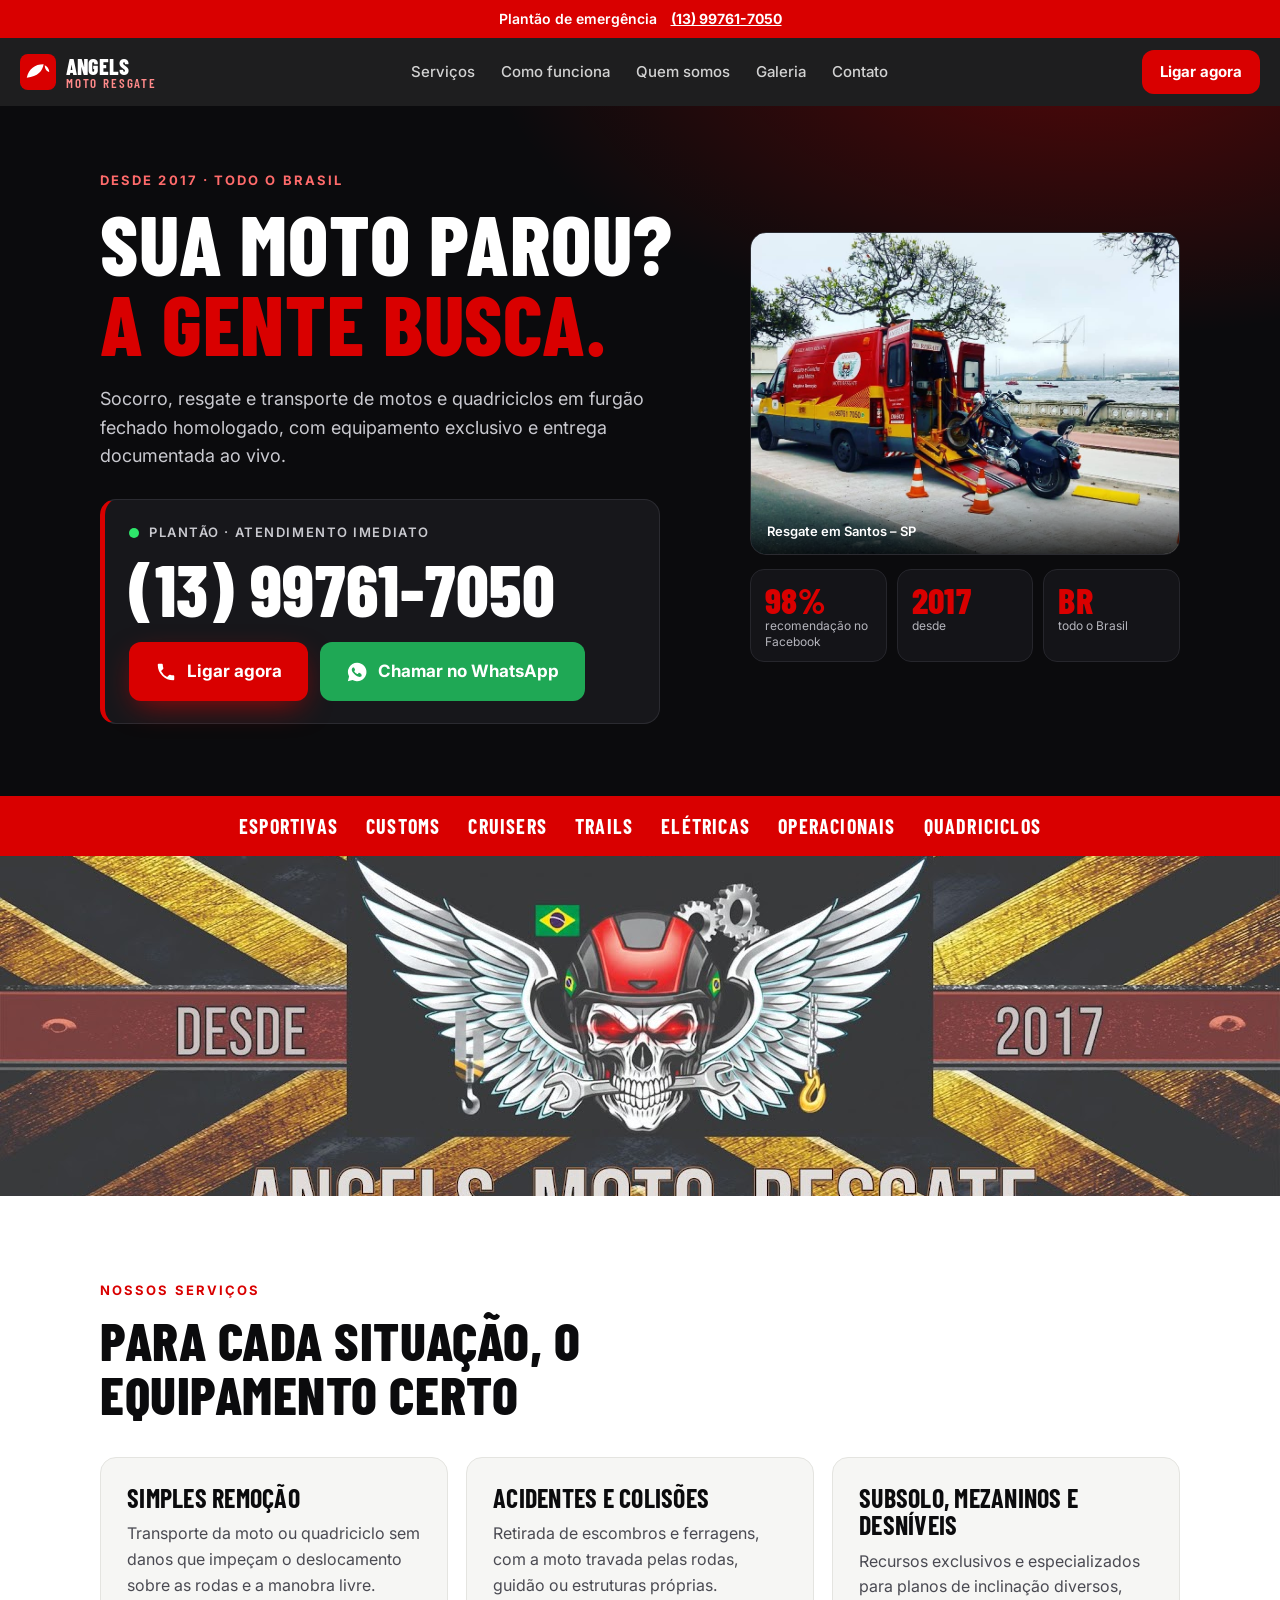
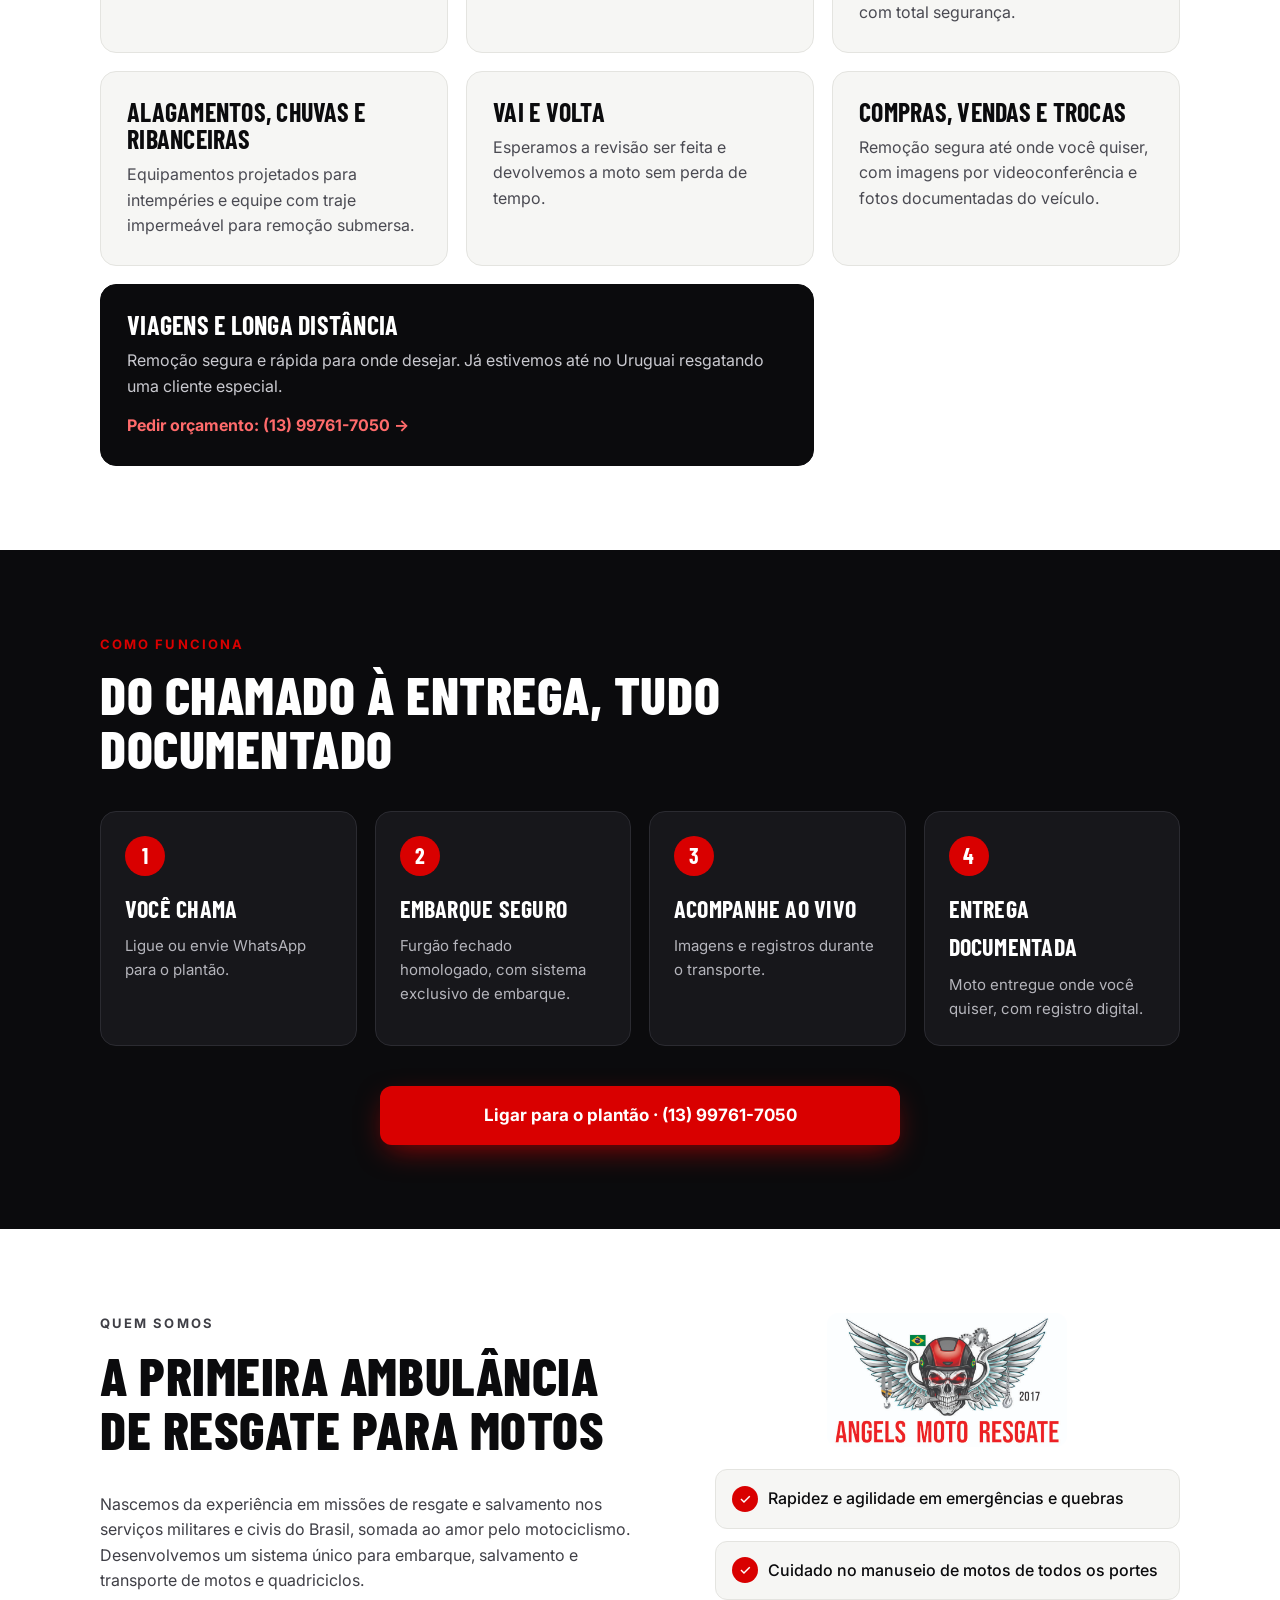
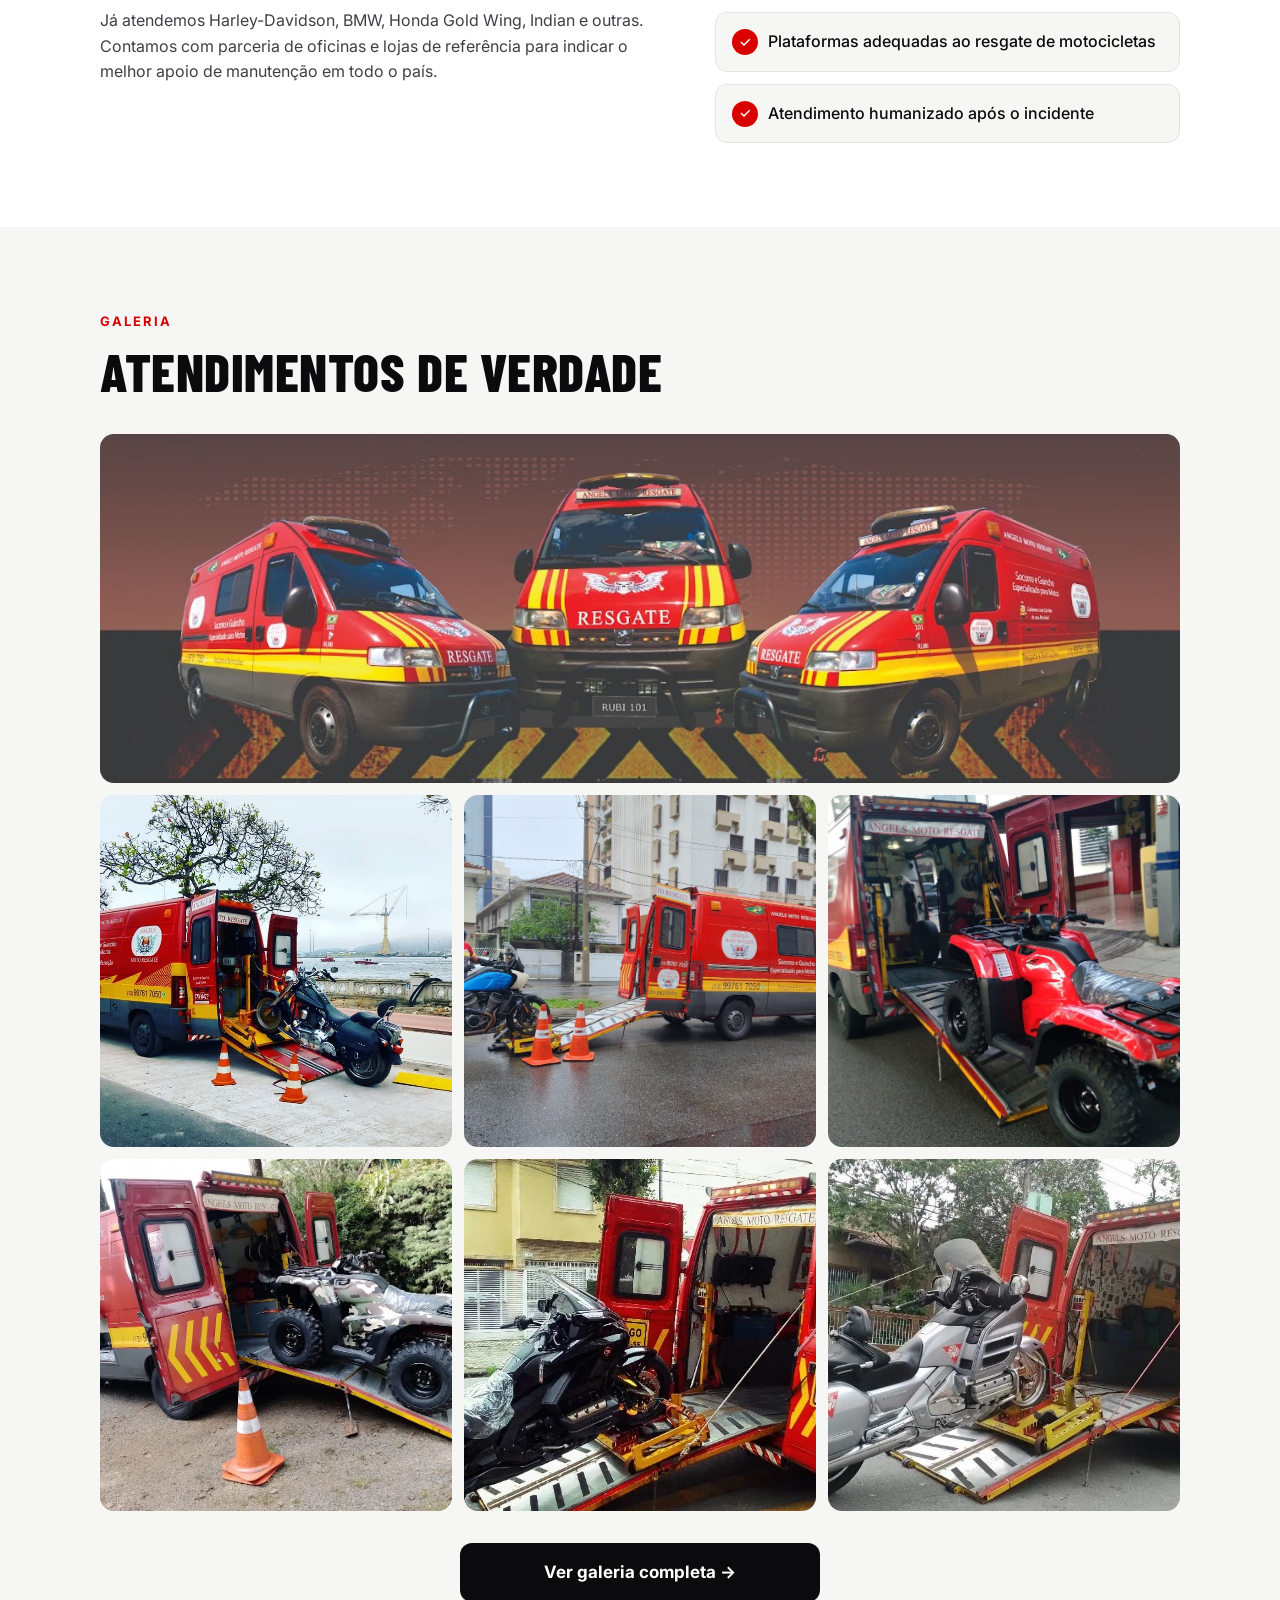
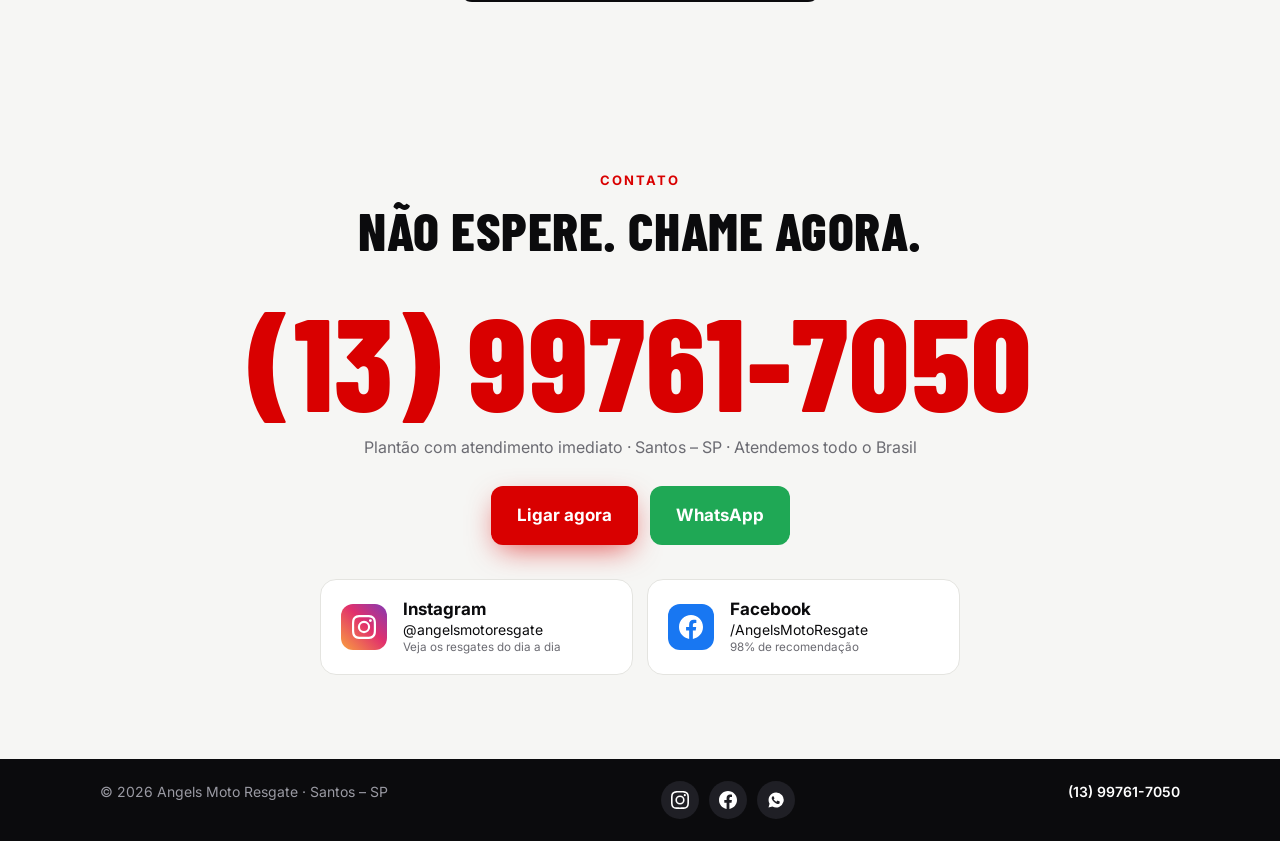
<file: index.html>
<!doctype html>
<html lang="pt-BR">
<head>
<meta charset="utf-8">
<meta name="robots" content="noindex,nofollow">
<meta name="viewport" content="width=device-width,initial-scale=1">
<title>Angels Moto Resgate | Socorro e Transporte de Motos</title>
<meta name="description" content="Socorro, resgate e transporte nacional de motos e quadriciclos em furgão fechado homologado. Plantão: (13) 99761-7050. Santos - SP, atendemos todo o Brasil desde 2017.">
<meta name="theme-color" content="#0b0b0d">
<link rel="icon" href="data:image/svg+xml,%3Csvg xmlns='http://www.w3.org/2000/svg' viewBox='0 0 64 64'%3E%3Crect width='64' height='64' rx='14' fill='%23d90000'/%3E%3Cpath d='M20 40c4-14 12-20 24-20-2 10-8 18-24 20z' fill='%23fff'/%3E%3C/svg%3E">
<link rel="preconnect" href="https://fonts.googleapis.com">
<link rel="preconnect" href="https://fonts.gstatic.com" crossorigin>
<link href="https://fonts.googleapis.com/css2?family=Barlow+Condensed:wght@600;700;800&family=Inter:wght@400;500;600&display=swap" rel="stylesheet">
<link rel="stylesheet" href="styles.css">
<script type="application/ld+json">
{"@context":"https://schema.org","@type":"AutomotiveBusiness","name":"Angels Moto Resgate","telephone":"+5513997617050","address":{"@type":"PostalAddress","addressLocality":"Santos","addressRegion":"SP","addressCountry":"BR"},"areaServed":"BR","foundingDate":"2017","description":"Socorro, resgate e transporte de motos e quadriciclos."}
</script>
</head>
<body>

<div class="topbar">
  <span>Plantão de emergência</span>
  <a href="tel:+5513997617050">(13) 99761-7050</a>
</div>

<header class="nav">
  <a class="brand" href="#topo" aria-label="Angels Moto Resgate">
    <svg viewBox="0 0 64 64" width="36" height="36" aria-hidden="true"><rect width="64" height="64" rx="14" fill="#d90000"/><path d="M12 42c4-16 14-24 30-24-2 12-10 22-30 24zM44 20c4 2 8 6 8 12-4-1-8-5-8-12z" fill="#fff"/></svg>
    <span>Angels<b>Moto Resgate</b></span>
  </a>
  <nav>
    <a href="#servicos">Serviços</a>
    <a href="#como">Como funciona</a>
    <a href="#sobre">Quem somos</a>
    <a href="galeria.html">Galeria</a>
    <a href="#contato">Contato</a>
  </nav>
  <a class="btn btn-sm" href="tel:+5513997617050">Ligar agora</a>
</header>

<main id="topo">
  <section class="hero">
    <div class="wrap hero-grid">
      <div>
        <p class="eyebrow">Desde 2017 · Todo o Brasil</p>
        <h1>Sua moto parou?<br><em>A gente busca.</em></h1>
        <p class="lead">Socorro, resgate e transporte de motos e quadriciclos em furgão fechado homologado, com equipamento exclusivo e entrega documentada ao vivo.</p>

        <div class="phone-card">
          <span class="phone-label"><i class="pulse"></i> Plantão · atendimento imediato</span>
          <a class="phone-big" href="tel:+5513997617050">(13) 99761-7050</a>
          <div class="cta-row">
            <a class="btn btn-call" href="tel:+5513997617050">
              <svg viewBox="0 0 24 24" aria-hidden="true"><path d="M6.6 10.8a15 15 0 0 0 6.6 6.6l2.2-2.2a1 1 0 0 1 1-.25 11 11 0 0 0 3.6.6 1 1 0 0 1 1 1V20a1 1 0 0 1-1 1A17 17 0 0 1 3 4a1 1 0 0 1 1-1h3.5a1 1 0 0 1 1 1c0 1.25.2 2.45.6 3.6a1 1 0 0 1-.25 1z"/></svg>
              Ligar agora
            </a>
            <a class="btn btn-wa" href="https://wa.me/5513997617050?text=Ol%C3%A1!%20Preciso%20de%20socorro%20para%20minha%20moto." target="_blank" rel="noopener">
              <svg viewBox="0 0 24 24" aria-hidden="true"><path d="M12 2a10 10 0 0 0-8.6 15L2 22l5.2-1.4A10 10 0 1 0 12 2zm5.2 14.1c-.2.6-1.300 1.200-1.800 1.200-.5.100-1 .2-3.300-.7-2.800-1.100-4.500-4-4.700-4.200-.1-.2-1.100-1.500-1.100-2.800s.7-2 .9-2.300a1 1 0 0 1 .7-.3h.5c.2 0 .4 0 .6.500l.8 1.900c.1.2.1.400 0 .5l-.4.600-.3.300c-.1.200-.3.300-.1.600a7.500 7.500 0 0 0 3.300 2.800c.3.100.5.100.600-.1l.9-1.100c.2-.3.400-.2.600-.1l1.900.9c.3.100.5.200.5.300.1.200.1.700-.1 1.200z"/></svg>
              Chamar no WhatsApp
            </a>
          </div>
        </div>
      </div>

      <aside aria-label="Destaques">
        <figure class="hero-photo">
          <img src="assets/harley-santos.jpg" alt="Furgão de resgate da Angels com a moto embarcada na orla de Santos" fetchpriority="high">
          <figcaption>Resgate em Santos – SP</figcaption>
        </figure>
        <div class="stats">
          <div><strong>98%</strong><span>recomendação no Facebook</span></div>
          <div><strong>2017</strong><span>desde</span></div>
          <div><strong>BR</strong><span>todo o Brasil</span></div>
        </div>
      </aside>
    </div>
  </section>

  <section class="strip">
    <div class="wrap">
      <span>Esportivas</span><span>Customs</span><span>Cruisers</span><span>Trails</span><span>Elétricas</span><span>Operacionais</span><span>Quadriciclos</span>
    </div>
  </section>

  <section class="fleet">
    <img src="assets/frota.jpg" alt="Frota de furgões de resgate Angels Moto Resgate" loading="lazy">
  </section>

  <section id="servicos" class="section">
    <div class="wrap">
      <p class="eyebrow">Nossos serviços</p>
      <h2>Para cada situação, o equipamento certo</h2>
      <div class="cards">
        <article><h3>Simples remoção</h3><p>Transporte da moto ou quadriciclo sem danos que impeçam o deslocamento sobre as rodas e a manobra livre.</p></article>
        <article><h3>Acidentes e colisões</h3><p>Retirada de escombros e ferragens, com a moto travada pelas rodas, guidão ou estruturas próprias.</p></article>
        <article><h3>Subsolo, mezaninos e desníveis</h3><p>Recursos exclusivos e especializados para planos de inclinação diversos, com total segurança.</p></article>
        <article><h3>Alagamentos, chuvas e ribanceiras</h3><p>Equipamentos projetados para intempéries e equipe com traje impermeável para remoção submersa.</p></article>
        <article><h3>Vai e volta</h3><p>Esperamos a revisão ser feita e devolvemos a moto sem perda de tempo.</p></article>
        <article><h3>Compras, vendas e trocas</h3><p>Remoção segura até onde você quiser, com imagens por videoconferência e fotos documentadas do veículo.</p></article>
        <article class="wide"><h3>Viagens e longa distância</h3><p>Remoção segura e rápida para onde desejar. Já estivemos até no Uruguai resgatando uma cliente especial.</p>
          <a class="link" href="tel:+5513997617050">Pedir orçamento: (13) 99761-7050 →</a></article>
      </div>
    </div>
  </section>

  <section id="como" class="section dark">
    <div class="wrap">
      <p class="eyebrow">Como funciona</p>
      <h2>Do chamado à entrega, tudo documentado</h2>
      <ol class="steps">
        <li><b>1</b><h3>Você chama</h3><p>Ligue ou envie WhatsApp para o plantão.</p></li>
        <li><b>2</b><h3>Embarque seguro</h3><p>Furgão fechado homologado, com sistema exclusivo de embarque.</p></li>
        <li><b>3</b><h3>Acompanhe ao vivo</h3><p>Imagens e registros durante o transporte.</p></li>
        <li><b>4</b><h3>Entrega documentada</h3><p>Moto entregue onde você quiser, com registro digital.</p></li>
      </ol>
      <a class="btn btn-call center" href="tel:+5513997617050">Ligar para o plantão · (13) 99761-7050</a>
    </div>
  </section>

  <section id="sobre" class="section">
    <div class="wrap two">
      <div>
        <p class="eyebrow">Quem somos</p>
        <h2>A primeira ambulância de resgate para motos</h2>
        <p>Nascemos da experiência em missões de resgate e salvamento nos serviços militares e civis do Brasil, somada ao amor pelo motociclismo. Desenvolvemos um sistema único para embarque, salvamento e transporte de motos e quadriciclos.</p>
        <p>Já atendemos Harley-Davidson, BMW, Honda Gold Wing, Indian e outras. Contamos com parceria de oficinas e lojas de referência para indicar o melhor apoio de manutenção em todo o país.</p>
      </div>
      <div>
        <img class="logo" src="assets/logo.jpg" alt="Logotipo Angels Moto Resgate, desde 2017" loading="lazy">
        <ul class="checks">
          <li>Rapidez e agilidade em emergências e quebras</li>
          <li>Cuidado no manuseio de motos de todos os portes</li>
          <li>Plataformas adequadas ao resgate de motocicletas</li>
          <li>Atendimento humanizado após o incidente</li>
        </ul>
      </div>
    </div>
  </section>

  <section id="galeria" class="section gallery">
    <div class="wrap">
      <p class="eyebrow">Galeria</p>
      <h2>Atendimentos de verdade</h2>
      <div class="grid" data-gallery data-limit="7"><p class="muted">Carregando fotos…</p></div>
      <a class="btn more" href="galeria.html">Ver galeria completa →</a>
    </div>
  </section>

  <section id="contato" class="section contact">
    <div class="wrap">
      <p class="eyebrow">Contato</p>
      <h2>Não espere. Chame agora.</h2>
      <a class="phone-xl" href="tel:+5513997617050">(13) 99761-7050</a>
      <p class="muted">Plantão com atendimento imediato · Santos – SP · Atendemos todo o Brasil</p>
      <div class="cta-row center">
        <a class="btn btn-call" href="tel:+5513997617050">Ligar agora</a>
        <a class="btn btn-wa" href="https://wa.me/5513997617050?text=Ol%C3%A1!%20Preciso%20de%20socorro%20para%20minha%20moto." target="_blank" rel="noopener">WhatsApp</a>
      </div>
      <div class="social-cards">
        <a href="https://www.instagram.com/angelsmotoresgate/" target="_blank" rel="noopener">
          <svg class="ico ig" aria-hidden="true"><use href="#i-ig"/></svg>
          <span><b>Instagram</b>@angelsmotoresgate<small>Veja os resgates do dia a dia</small></span>
        </a>
        <a href="https://www.facebook.com/AngelsMotoResgate" target="_blank" rel="noopener">
          <svg class="ico fb" aria-hidden="true"><use href="#i-fb"/></svg>
          <span><b>Facebook</b>/AngelsMotoResgate<small>98% de recomendação</small></span>
        </a>
      </div>
    </div>
  </section>
</main>

<footer>
  <div class="wrap">
    <span>© <span id="ano">2026</span> Angels Moto Resgate · Santos – SP</span>
    <span class="foot-social">
      <a href="https://www.instagram.com/angelsmotoresgate/" target="_blank" rel="noopener" aria-label="Instagram"><svg class="ico" aria-hidden="true"><use href="#i-ig"/></svg></a>
      <a href="https://www.facebook.com/AngelsMotoResgate" target="_blank" rel="noopener" aria-label="Facebook"><svg class="ico" aria-hidden="true"><use href="#i-fb"/></svg></a>
      <a href="https://wa.me/5513997617050" target="_blank" rel="noopener" aria-label="WhatsApp"><svg class="ico" aria-hidden="true"><use href="#i-wa"/></svg></a>
    </span>
    <a href="tel:+5513997617050">(13) 99761-7050</a>
  </div>
</footer>
<svg width="0" height="0" style="position:absolute" aria-hidden="true"><defs>
  <symbol id="i-fb" viewBox="0 0 24 24"><path d="M24 12.073c0-6.627-5.373-12-12-12s-12 5.373-12 12c0 5.99 4.388 10.954 10.125 11.854v-8.385H7.078v-3.47h3.047V9.43c0-3.007 1.792-4.669 4.533-4.669 1.312 0 2.686.235 2.686.235v2.953H15.83c-1.491 0-1.956.925-1.956 1.874v2.25h3.328l-.532 3.47h-2.796v8.385C19.612 23.027 24 18.062 24 12.073z"/></symbol>
  <symbol id="i-ig" viewBox="0 0 24 24"><path d="M12 2.163c3.204 0 3.584.012 4.85.07 3.252.148 4.771 1.691 4.919 4.919.058 1.265.069 1.645.069 4.849 0 3.205-.012 3.584-.069 4.849-.149 3.225-1.664 4.771-4.919 4.919-1.266.058-1.644.07-4.85.07-3.204 0-3.584-.012-4.849-.07-3.26-.149-4.771-1.699-4.919-4.92-.058-1.265-.07-1.644-.07-4.849 0-3.204.013-3.583.07-4.849.149-3.227 1.664-4.771 4.919-4.919 1.266-.057 1.645-.069 4.849-.069zM12 0C8.741 0 8.333.014 7.053.072 2.695.272.273 2.69.073 7.052.014 8.333 0 8.741 0 12c0 3.259.014 3.668.072 4.948.2 4.358 2.618 6.78 6.98 6.98C8.333 23.986 8.741 24 12 24c3.259 0 3.668-.014 4.948-.072 4.354-.2 6.782-2.618 6.979-6.98.059-1.28.073-1.689.073-4.948 0-3.259-.014-3.667-.072-4.947-.196-4.354-2.617-6.78-6.979-6.98C15.668.014 15.259 0 12 0zm0 5.838a6.162 6.162 0 100 12.324 6.162 6.162 0 000-12.324zM12 16a4 4 0 110-8 4 4 0 010 8zm6.406-11.845a1.44 1.44 0 100 2.881 1.44 1.44 0 000-2.881z"/></symbol>
  <symbol id="i-wa" viewBox="0 0 24 24"><path d="M12 2a10 10 0 0 0-8.6 15L2 22l5.2-1.4A10 10 0 1 0 12 2zm5.2 14.1c-.2.6-1.3 1.2-1.8 1.2-.5.1-1 .2-3.3-.7-2.8-1.1-4.5-4-4.7-4.2-.1-.2-1.1-1.5-1.1-2.8s.7-2 .9-2.3a1 1 0 0 1 .7-.3h.5c.2 0 .4 0 .6.5l.8 1.9c.1.2.1.4 0 .5l-.4.6-.3.3c-.1.2-.3.3-.1.6a7.500 7.500 0 0 0 3.300 2.800c.3.1.5.1.6-.1l.9-1.100c.2-.3.4-.2.6-.1l1.900.9c.3.1.5.2.5.3.1.2.1.7-.1 1.200z"/></symbol>
</defs></svg>

<div class="callbar">
  <a class="btn btn-call" href="tel:+5513997617050">Ligar (13) 99761-7050</a>
  <a class="btn btn-wa" href="https://wa.me/5513997617050?text=Ol%C3%A1!%20Preciso%20de%20socorro%20para%20minha%20moto." target="_blank" rel="noopener" aria-label="WhatsApp">WhatsApp</a>
</div>

<div class="lightbox" id="lb" hidden>
  <button class="lb-x" aria-label="Fechar">×</button>
  <button class="lb-nav lb-prev" aria-label="Anterior">‹</button>
  <img alt="">
  <button class="lb-nav lb-next" aria-label="Próxima">›</button>
</div>
<script src="script.js"></script>
</body>
</html>
</file>
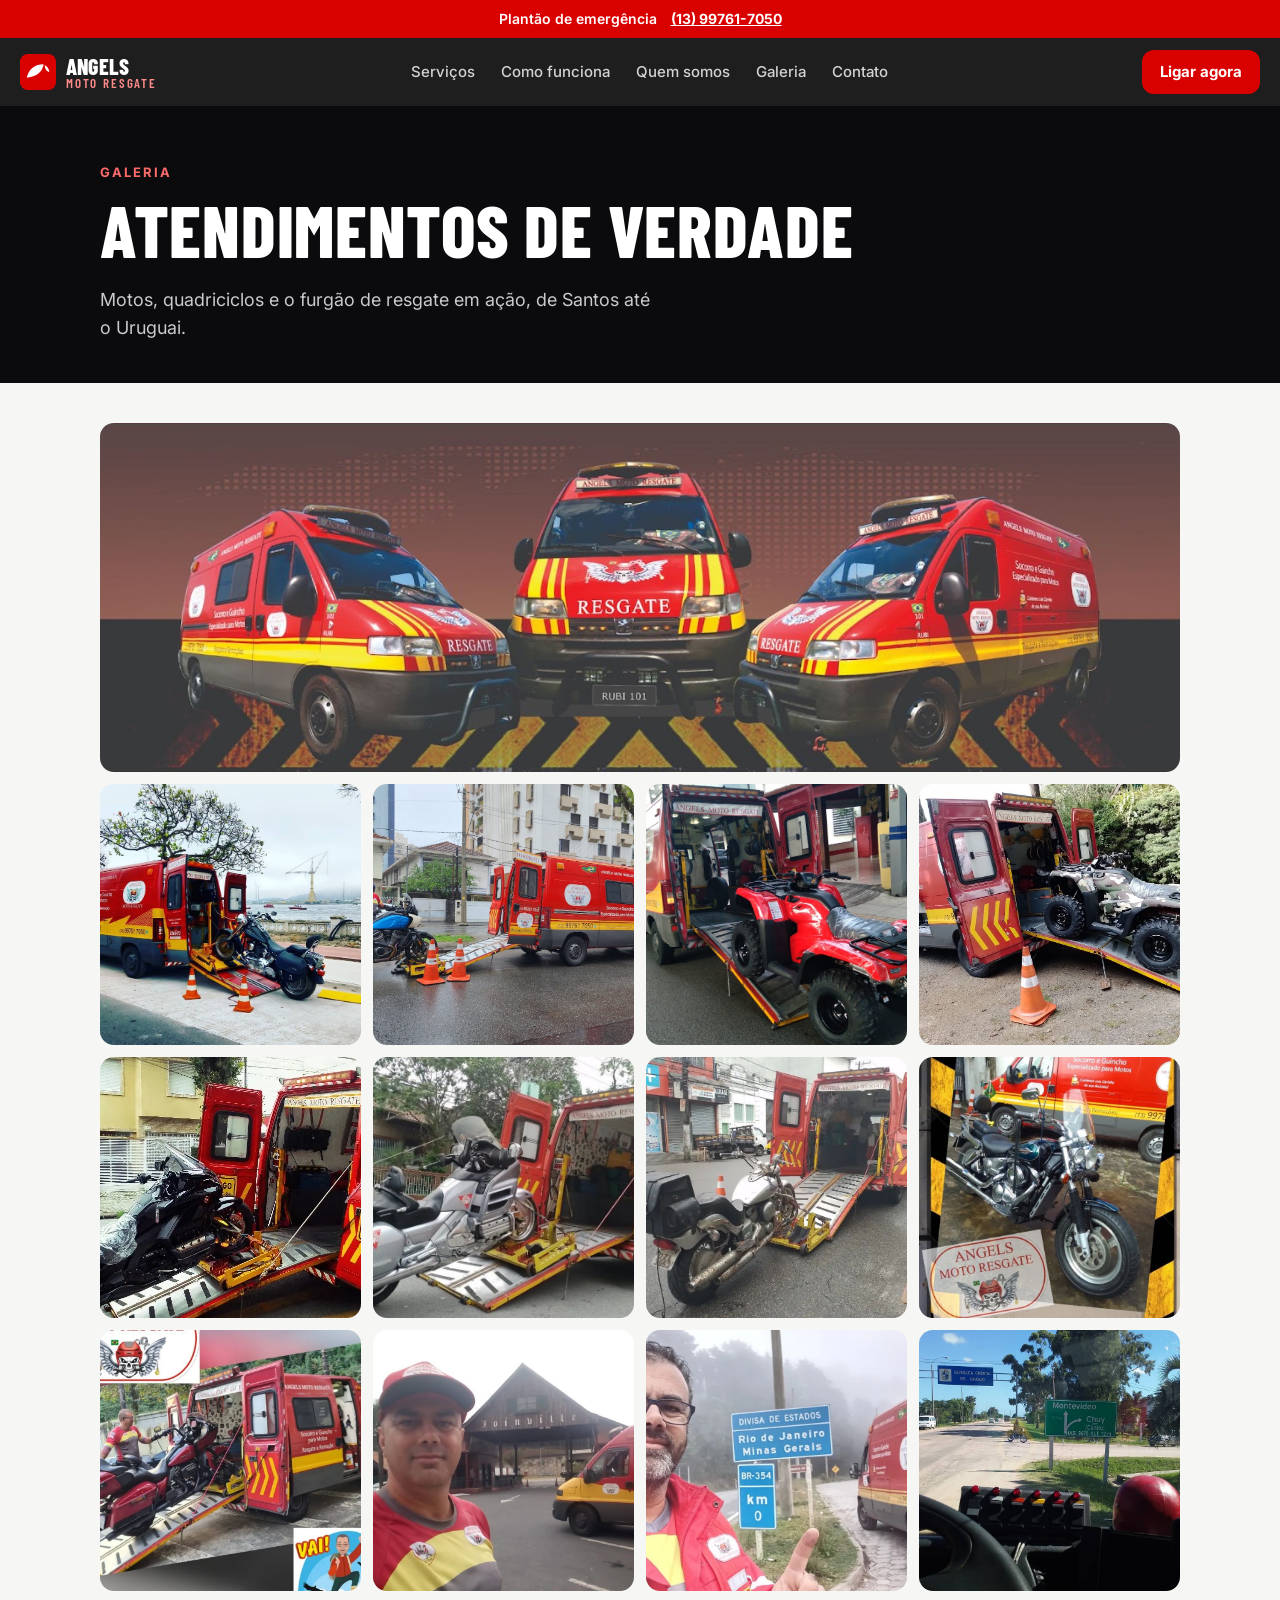
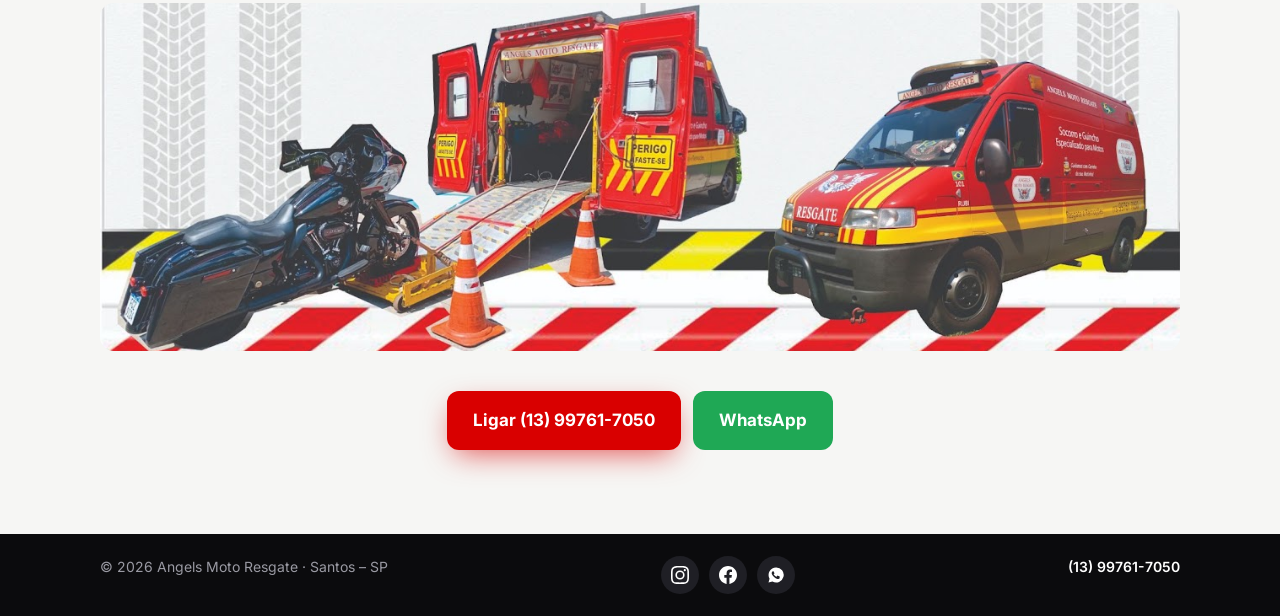
<file: galeria.html>
<!doctype html>
<html lang="pt-BR">
<head>
<meta charset="utf-8">
<meta name="robots" content="noindex,nofollow">
<meta name="viewport" content="width=device-width,initial-scale=1">
<title>Galeria | Angels Moto Resgate</title>
<meta name="description" content="Galeria de atendimentos da Angels Moto Resgate: motos, quadriciclos e o furgão de resgate em ação. Plantão (13) 99761-7050.">
<meta name="theme-color" content="#0b0b0d">
<link rel="icon" href="data:image/svg+xml,%3Csvg xmlns='http://www.w3.org/2000/svg' viewBox='0 0 64 64'%3E%3Crect width='64' height='64' rx='14' fill='%23d90000'/%3E%3Cpath d='M20 40c4-14 12-20 24-20-2 10-8 18-24 20z' fill='%23fff'/%3E%3C/svg%3E">
<link rel="preconnect" href="https://fonts.googleapis.com">
<link rel="preconnect" href="https://fonts.gstatic.com" crossorigin>
<link href="https://fonts.googleapis.com/css2?family=Barlow+Condensed:wght@600;700;800&family=Inter:wght@400;500;600&display=swap" rel="stylesheet">
<link rel="stylesheet" href="styles.css">
</head>
<body>
<div class="topbar"><span>Plantão de emergência</span><a href="tel:+5513997617050">(13) 99761-7050</a></div>
<header class="nav">
  <a class="brand" href="index.html" aria-label="Angels Moto Resgate">
    <svg viewBox="0 0 64 64" width="36" height="36" aria-hidden="true"><rect width="64" height="64" rx="14" fill="#d90000"/><path d="M12 42c4-16 14-24 30-24-2 12-10 22-30 24zM44 20c4 2 8 6 8 12-4-1-8-5-8-12z" fill="#fff"/></svg>
    <span>Angels<b>Moto Resgate</b></span>
  </a>
  <nav>
    <a href="index.html#servicos">Serviços</a>
    <a href="index.html#como">Como funciona</a>
    <a href="index.html#sobre">Quem somos</a>
    <a href="galeria.html">Galeria</a>
    <a href="index.html#contato">Contato</a>
  </nav>
  <a class="btn btn-sm" href="tel:+5513997617050">Ligar agora</a>
</header>

<main>
  <section class="page-head">
    <div class="wrap">
      <p class="eyebrow">Galeria</p>
      <h1>Atendimentos de verdade</h1>
      <p class="lead">Motos, quadriciclos e o furgão de resgate em ação, de Santos até o Uruguai.</p>
    </div>
  </section>

  <section class="section gallery full">
    <div class="wrap">
      <div class="grid g-all" id="galeria" data-gallery><p class="muted">Carregando fotos…</p></div>
      <div class="cta-row center gal-cta">
        <a class="btn btn-call" href="tel:+5513997617050">Ligar (13) 99761-7050</a>
        <a class="btn btn-wa" href="https://wa.me/5513997617050?text=Ol%C3%A1!%20Preciso%20de%20socorro%20para%20minha%20moto." target="_blank" rel="noopener">WhatsApp</a>
      </div>
    </div>
  </section>
</main>

<footer>
  <div class="wrap">
    <span>© <span id="ano">2026</span> Angels Moto Resgate · Santos – SP</span>
    <span class="foot-social">
      <a href="https://www.instagram.com/angelsmotoresgate/" target="_blank" rel="noopener" aria-label="Instagram"><svg class="ico" aria-hidden="true"><use href="#i-ig"/></svg></a>
      <a href="https://www.facebook.com/AngelsMotoResgate" target="_blank" rel="noopener" aria-label="Facebook"><svg class="ico" aria-hidden="true"><use href="#i-fb"/></svg></a>
      <a href="https://wa.me/5513997617050" target="_blank" rel="noopener" aria-label="WhatsApp"><svg class="ico" aria-hidden="true"><use href="#i-wa"/></svg></a>
    </span>
    <a href="tel:+5513997617050">(13) 99761-7050</a>
  </div>
</footer>
<svg width="0" height="0" style="position:absolute" aria-hidden="true"><defs>
  <symbol id="i-fb" viewBox="0 0 24 24"><path d="M24 12.073c0-6.627-5.373-12-12-12s-12 5.373-12 12c0 5.99 4.388 10.954 10.125 11.854v-8.385H7.078v-3.47h3.047V9.43c0-3.007 1.792-4.669 4.533-4.669 1.312 0 2.686.235 2.686.235v2.953H15.83c-1.491 0-1.956.925-1.956 1.874v2.25h3.328l-.532 3.47h-2.796v8.385C19.612 23.027 24 18.062 24 12.073z"/></symbol>
  <symbol id="i-ig" viewBox="0 0 24 24"><path d="M12 2.163c3.204 0 3.584.012 4.85.07 3.252.148 4.771 1.691 4.919 4.919.058 1.265.069 1.645.069 4.849 0 3.205-.012 3.584-.069 4.849-.149 3.225-1.664 4.771-4.919 4.919-1.266.058-1.644.07-4.85.07-3.204 0-3.584-.012-4.849-.07-3.26-.149-4.771-1.699-4.919-4.92-.058-1.265-.07-1.644-.07-4.849 0-3.204.013-3.583.07-4.849.149-3.227 1.664-4.771 4.919-4.919 1.266-.057 1.645-.069 4.849-.069zM12 0C8.741 0 8.333.014 7.053.072 2.695.272.273 2.69.073 7.052.014 8.333 0 8.741 0 12c0 3.259.014 3.668.072 4.948.2 4.358 2.618 6.78 6.98 6.98C8.333 23.986 8.741 24 12 24c3.259 0 3.668-.014 4.948-.072 4.354-.2 6.782-2.618 6.979-6.98.059-1.28.073-1.689.073-4.948 0-3.259-.014-3.667-.072-4.947-.196-4.354-2.617-6.78-6.979-6.98C15.668.014 15.259 0 12 0zm0 5.838a6.162 6.162 0 100 12.324 6.162 6.162 0 000-12.324zM12 16a4 4 0 110-8 4 4 0 010 8zm6.406-11.845a1.44 1.44 0 100 2.881 1.44 1.44 0 000-2.881z"/></symbol>
  <symbol id="i-wa" viewBox="0 0 24 24"><path d="M12 2a10 10 0 0 0-8.6 15L2 22l5.2-1.4A10 10 0 1 0 12 2zm5.2 14.1c-.2.6-1.3 1.2-1.8 1.2-.5.1-1 .2-3.3-.7-2.8-1.1-4.5-4-4.7-4.2-.1-.2-1.1-1.5-1.1-2.8s.7-2 .9-2.3a1 1 0 0 1 .7-.3h.5c.2 0 .4 0 .6.5l.8 1.9c.1.2.1.4 0 .5l-.4.6-.3.3c-.1.2-.3.3-.1.6a7.500 7.500 0 0 0 3.300 2.800c.3.1.5.1.6-.1l.9-1.100c.2-.3.4-.2.6-.1l1.900.9c.3.1.5.2.5.3.1.2.1.7-.1 1.200z"/></symbol>
</defs></svg>

<div class="callbar">
  <a class="btn btn-call" href="tel:+5513997617050">Ligar (13) 99761-7050</a>
  <a class="btn btn-wa" href="https://wa.me/5513997617050?text=Ol%C3%A1!%20Preciso%20de%20socorro%20para%20minha%20moto." target="_blank" rel="noopener" aria-label="WhatsApp">WhatsApp</a>
</div>

<div class="lightbox" id="lb" hidden>
  <button class="lb-x" aria-label="Fechar">×</button>
  <button class="lb-nav lb-prev" aria-label="Anterior">‹</button>
  <img alt="">
  <button class="lb-nav lb-next" aria-label="Próxima">›</button>
</div>
<script src="script.js"></script>
</body>
</html>
</file>
<file: styles.css>
:root{--red:#d90000;--red-d:#a80000;--ink:#0b0b0d;--ink2:#17171b;--paper:#f6f6f4;--line:#e4e4e0;--wa:#1fa855;--muted:#6b6b72}
*{box-sizing:border-box;margin:0}
html{scroll-behavior:smooth}
body{font:16px/1.6 Inter,system-ui,sans-serif;color:var(--ink);background:#fff;-webkit-font-smoothing:antialiased}
h1,h2,h3,.phone-big,.phone-xl,.stats strong,.brand span{font-family:"Barlow Condensed",Impact,sans-serif;letter-spacing:.01em}
a{color:inherit;text-decoration:none}
.wrap{max-width:1120px;margin:0 auto;padding:0 20px}

.topbar{background:var(--red);color:#fff;display:flex;justify-content:center;gap:14px;padding:8px 16px;font-size:14px;font-weight:600}
.topbar a{text-decoration:underline;font-weight:700}

.nav{position:sticky;top:0;z-index:20;display:flex;align-items:center;justify-content:space-between;gap:16px;padding:12px 20px;background:rgba(11,11,13,.92);backdrop-filter:blur(10px);color:#fff}
.brand{display:flex;align-items:center;gap:10px}
.brand span{font-size:22px;font-weight:800;line-height:1;text-transform:uppercase;display:flex;flex-direction:column}
.brand b{font-size:13px;font-weight:600;color:#ff8a8a;letter-spacing:.14em}
.nav nav{display:flex;gap:26px;font-weight:500;font-size:15px}
.nav nav a{opacity:.8}.nav nav a:hover{opacity:1}

.btn{display:inline-flex;align-items:center;justify-content:center;gap:10px;padding:16px 26px;border-radius:12px;font-weight:700;font-size:17px;transition:transform .15s,background .15s}
.btn:hover{transform:translateY(-2px)}
.btn svg{width:22px;height:22px;fill:currentColor}
.btn-sm{background:var(--red);color:#fff;padding:10px 18px;font-size:15px}
.btn-call{background:var(--red);color:#fff;box-shadow:0 10px 30px -8px rgba(217,0,0,.7)}
.btn-call:hover{background:var(--red-d)}
.btn-wa{background:var(--wa);color:#fff}
.center{margin:0 auto}

.hero{background:radial-gradient(1000px 500px at 85% -10%,rgba(217,0,0,.35),transparent 60%),var(--ink);color:#fff;padding:64px 0 72px}
.hero-grid{display:grid;grid-template-columns:1.4fr 1fr;gap:48px;align-items:center}
.eyebrow{color:var(--red);font-weight:700;text-transform:uppercase;letter-spacing:.16em;font-size:13px;margin-bottom:12px}
.hero .eyebrow{color:#ff6b6b}
h1{font-size:clamp(44px,7vw,84px);line-height:.95;font-weight:800;text-transform:uppercase}
h1 em{font-style:normal;color:var(--red)}
.lead{margin:22px 0 28px;font-size:18px;color:#c9c9cf;max-width:560px}

.phone-card{background:var(--ink2);border:1px solid #2b2b31;border-left:5px solid var(--red);border-radius:16px;padding:22px 24px;max-width:560px}
.phone-label{display:flex;align-items:center;gap:10px;font-size:13px;text-transform:uppercase;letter-spacing:.12em;color:#c9c9cf;font-weight:600}
.pulse{width:10px;height:10px;border-radius:50%;background:#2ee66b;box-shadow:0 0 0 0 rgba(46,230,107,.7);animation:pulse 1.8s infinite}
@keyframes pulse{70%{box-shadow:0 0 0 12px rgba(46,230,107,0)}100%{box-shadow:0 0 0 0 rgba(46,230,107,0)}}
.phone-big{display:block;font-size:clamp(46px,8vw,72px);font-weight:800;line-height:1.1;margin:6px 0 14px;color:#fff}
.phone-big:hover{color:#ff6b6b}
.cta-row{display:flex;flex-wrap:wrap;gap:12px}
.cta-row.center{justify-content:center}

.stats{display:grid;gap:14px}
.stats div{background:#141418;border:1px solid #26262c;border-radius:14px;padding:18px 22px}
.stats strong{display:block;font-size:48px;line-height:1;color:var(--red);font-weight:800}
.stats span{color:#b5b5bc;font-size:14px}

.strip{background:var(--red);color:#fff}
.strip .wrap{display:flex;flex-wrap:wrap;justify-content:center;gap:8px 28px;padding:14px 20px;font-family:"Barlow Condensed",sans-serif;font-size:20px;font-weight:700;text-transform:uppercase;letter-spacing:.06em}

.section{padding:84px 0}
.section h2{font-size:clamp(34px,5vw,54px);line-height:1;font-weight:800;text-transform:uppercase;margin-bottom:36px;max-width:760px}
.cards{display:grid;grid-template-columns:repeat(3,1fr);gap:18px}
.cards article{background:var(--paper);border:1px solid var(--line);border-radius:16px;padding:26px;transition:transform .2s,box-shadow .2s,border-color .2s}
.cards article:hover{transform:translateY(-4px);box-shadow:0 18px 40px -20px rgba(0,0,0,.35);border-color:var(--red)}
.cards h3{font-size:26px;line-height:1.05;text-transform:uppercase;margin-bottom:10px}
.cards p{color:#4a4a52}
.cards .wide{grid-column:span 2;background:var(--ink);color:#fff;border-color:var(--ink)}
.cards .wide p{color:#c9c9cf}
.link{display:inline-block;margin-top:14px;color:#ff6b6b;font-weight:700}

.dark{background:var(--ink);color:#fff}
.steps{list-style:none;padding:0;display:grid;grid-template-columns:repeat(4,1fr);gap:18px;margin-bottom:40px}
.steps li{background:var(--ink2);border:1px solid #2b2b31;border-radius:16px;padding:24px}
.steps b{display:grid;place-items:center;width:40px;height:40px;border-radius:50%;background:var(--red);font-family:"Barlow Condensed",sans-serif;font-size:22px;margin-bottom:14px}
.steps h3{font-size:24px;text-transform:uppercase;margin-bottom:6px}
.steps p{color:#b5b5bc;font-size:15px}
.dark .btn.center{display:flex;max-width:520px}

.two{display:grid;grid-template-columns:1.2fr 1fr;gap:56px;align-items:start}
.two p{margin-bottom:14px;color:#3f3f46}
.checks{list-style:none;padding:0;display:grid;gap:12px}
.checks li{background:var(--paper);border:1px solid var(--line);border-radius:12px;padding:16px 18px 16px 52px;position:relative;font-weight:500}
.checks li::before{content:"✓";position:absolute;left:16px;top:50%;transform:translateY(-50%);width:26px;height:26px;border-radius:50%;background:var(--red);color:#fff;display:grid;place-items:center;font-size:14px}

.contact{background:var(--paper);text-align:center}
.contact h2{margin-inline:auto}
.phone-xl{display:inline-block;font-size:clamp(56px,13vw,132px);font-weight:800;line-height:1;color:var(--red)}
.phone-xl:hover{color:var(--red-d)}
.muted{color:var(--muted);margin:10px 0 26px}
.social{margin-top:26px;color:var(--muted)}.social a{text-decoration:underline}

footer{background:var(--ink);color:#9a9aa3;font-size:14px}
footer .wrap{display:flex;justify-content:space-between;gap:12px;padding:22px 20px;flex-wrap:wrap}
footer a{color:#fff;font-weight:600}

.hero-photo{position:relative;border-radius:16px;overflow:hidden;border:1px solid #2b2b31;margin-bottom:14px}
.hero-photo img{display:block;width:100%;aspect-ratio:4/3;object-fit:cover}
.hero-photo figcaption{position:absolute;left:0;bottom:0;right:0;padding:28px 16px 12px;font-size:13px;font-weight:600;background:linear-gradient(transparent,rgba(0,0,0,.8))}
.stats{grid-template-columns:repeat(3,1fr);gap:10px}
.stats div{padding:12px 14px}.stats strong{font-size:36px}.stats span{font-size:12px;line-height:1.3;display:block}
.fleet{background:var(--ink)}.fleet img{display:block;width:100%;max-height:340px;object-fit:cover;object-position:center}
.logo{display:block;width:min(240px,60%);margin:0 auto 22px;border-radius:12px}
.gallery{background:var(--paper)}
.grid{display:grid;grid-template-columns:repeat(3,1fr);gap:12px;grid-auto-flow:dense}
.grid a{display:block;overflow:hidden;border-radius:14px;aspect-ratio:1;background:var(--ink)}
.grid .big{grid-column:1/-1;aspect-ratio:3.1/1}
.grid img{width:100%;height:100%;object-fit:cover;transition:transform .35s}
.grid a:hover img{transform:scale(1.06)}
@media (max-width:860px){.grid{grid-template-columns:1fr 1fr}.grid .big{aspect-ratio:2.2/1}.fleet img{max-height:220px}}
.page-head{background:var(--ink);color:#fff;padding:56px 0 40px}
.page-head h1{font-size:clamp(40px,7vw,72px)}
.page-head .lead{margin-bottom:0}.page-head .eyebrow{color:#ff6b6b}
.gallery.full{padding-top:40px}
.g-all{grid-template-columns:repeat(4,1fr)}
.g-all .big{aspect-ratio:3.1/1}
.gal-cta{margin-top:40px}
.more{display:flex;margin:32px auto 0;max-width:360px;background:var(--ink);color:#fff}
.lightbox{position:fixed;inset:0;z-index:50;background:rgba(0,0,0,.92);display:grid;place-items:center;padding:20px}
.lightbox[hidden]{display:none}
.lightbox img{max-width:100%;max-height:88vh;border-radius:8px}
.lightbox button{position:absolute;background:rgba(255,255,255,.14);color:#fff;border:0;cursor:pointer;border-radius:50%;width:48px;height:48px;font-size:30px;line-height:1}
.lightbox button:hover{background:var(--red)}
.lb-x{top:16px;right:16px}.lb-prev{left:12px;top:50%}.lb-next{right:12px;top:50%}
@media (max-width:860px){.g-all{grid-template-columns:1fr 1fr}.g-all .big{aspect-ratio:2.2/1}}
.callbar{display:none}

@media (max-width:860px){
  .hero-grid,.two{grid-template-columns:1fr}
  .cards{grid-template-columns:1fr 1fr}.cards .wide{grid-column:span 2}
  .steps{grid-template-columns:1fr 1fr}
  .nav nav{display:none}
  .section{padding:60px 0}
}
@media (max-width:560px){
  .cards,.steps{grid-template-columns:1fr}.cards .wide{grid-column:auto}
  .btn{width:100%}.btn-sm{width:auto}
  .callbar{display:flex;gap:8px;position:fixed;left:0;right:0;bottom:0;z-index:30;padding:10px 12px calc(10px + env(safe-area-inset-bottom));background:rgba(11,11,13,.95);backdrop-filter:blur(8px)}
  .callbar .btn{padding:14px 12px;font-size:16px}.callbar .btn-call{flex:2}.callbar .btn-wa{flex:1}
  body{padding-bottom:78px}
}
@media (prefers-reduced-motion:reduce){*{animation:none!important;transition:none!important;scroll-behavior:auto!important}}
.call-box{position:relative;background:var(--ink2);border:1px solid #2b2b31;border-left:5px solid var(--red);border-radius:16px;padding:36px 32px 30px;max-width:560px;width:100%;text-align:center;color:#fff}
.call-box .phone-xl{font-size:clamp(34px,9vw,84px);color:#fff;white-space:nowrap}
.call-box .muted{color:#b5b5bc}
.call-box .lb-x{top:10px;right:10px}
.ico{width:24px;height:24px;fill:currentColor;flex:none}
.social-cards{display:grid;grid-template-columns:1fr 1fr;gap:14px;max-width:640px;margin:34px auto 0;text-align:left}
.social-cards a{display:flex;align-items:center;gap:16px;background:#fff;border:1px solid var(--line);border-radius:16px;padding:18px 20px;transition:transform .15s,box-shadow .15s}
.social-cards a:hover{transform:translateY(-3px);box-shadow:0 14px 30px -16px rgba(0,0,0,.4)}
.social-cards .ico{width:46px;height:46px;padding:11px;border-radius:12px;color:#fff}
.social-cards .ig{background:linear-gradient(45deg,#f9a03f,#e1306c 55%,#833ab4)}
.social-cards .fb{background:#1877f2}
.social-cards span{display:flex;flex-direction:column;line-height:1.35;font-size:14px;color:var(--ink)}
.social-cards b{font-size:17px}
.social-cards small{color:var(--muted)}
.foot-social{display:flex;gap:10px}
.foot-social a{display:grid;place-items:center;width:38px;height:38px;border-radius:50%;background:#1f1f25;color:#fff;transition:background .15s}
.foot-social a:hover{background:var(--red)}
.foot-social .ico{width:18px;height:18px}
@media (max-width:560px){.social-cards{grid-template-columns:1fr}}
</file>
